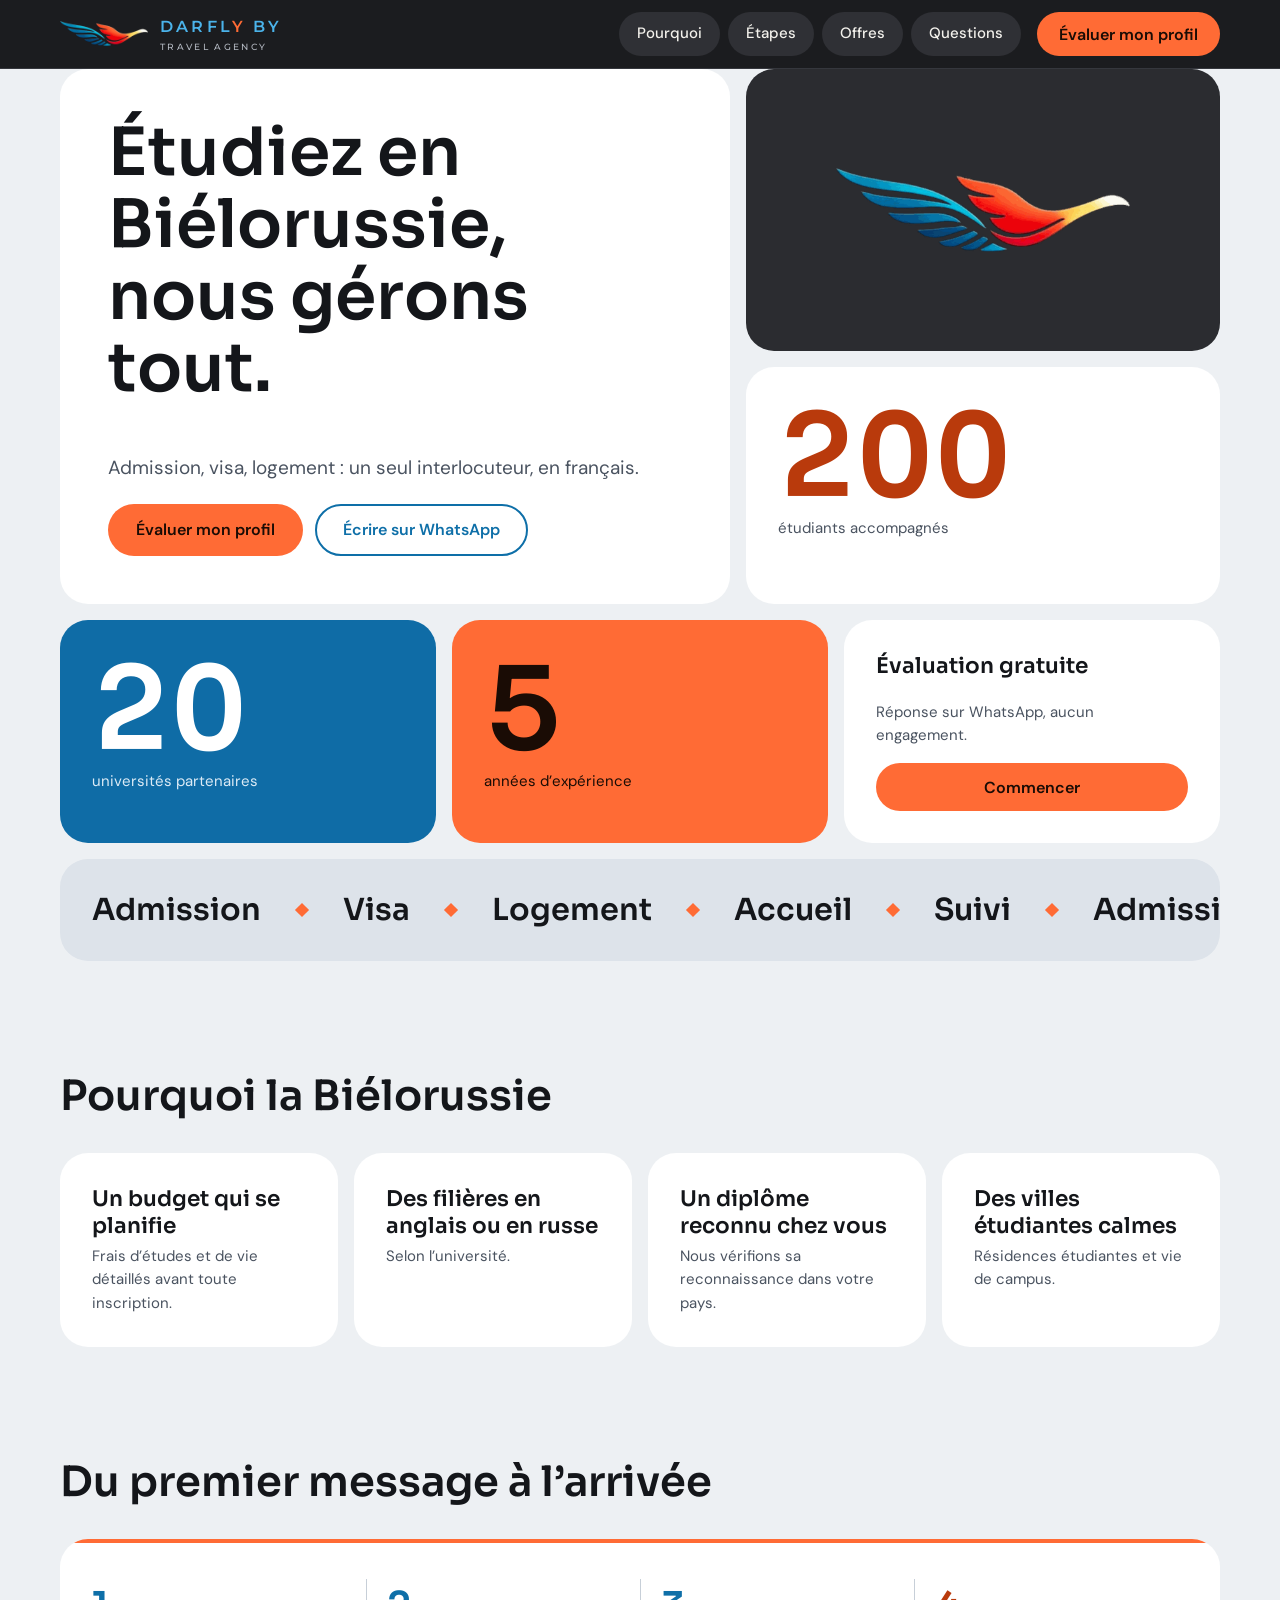
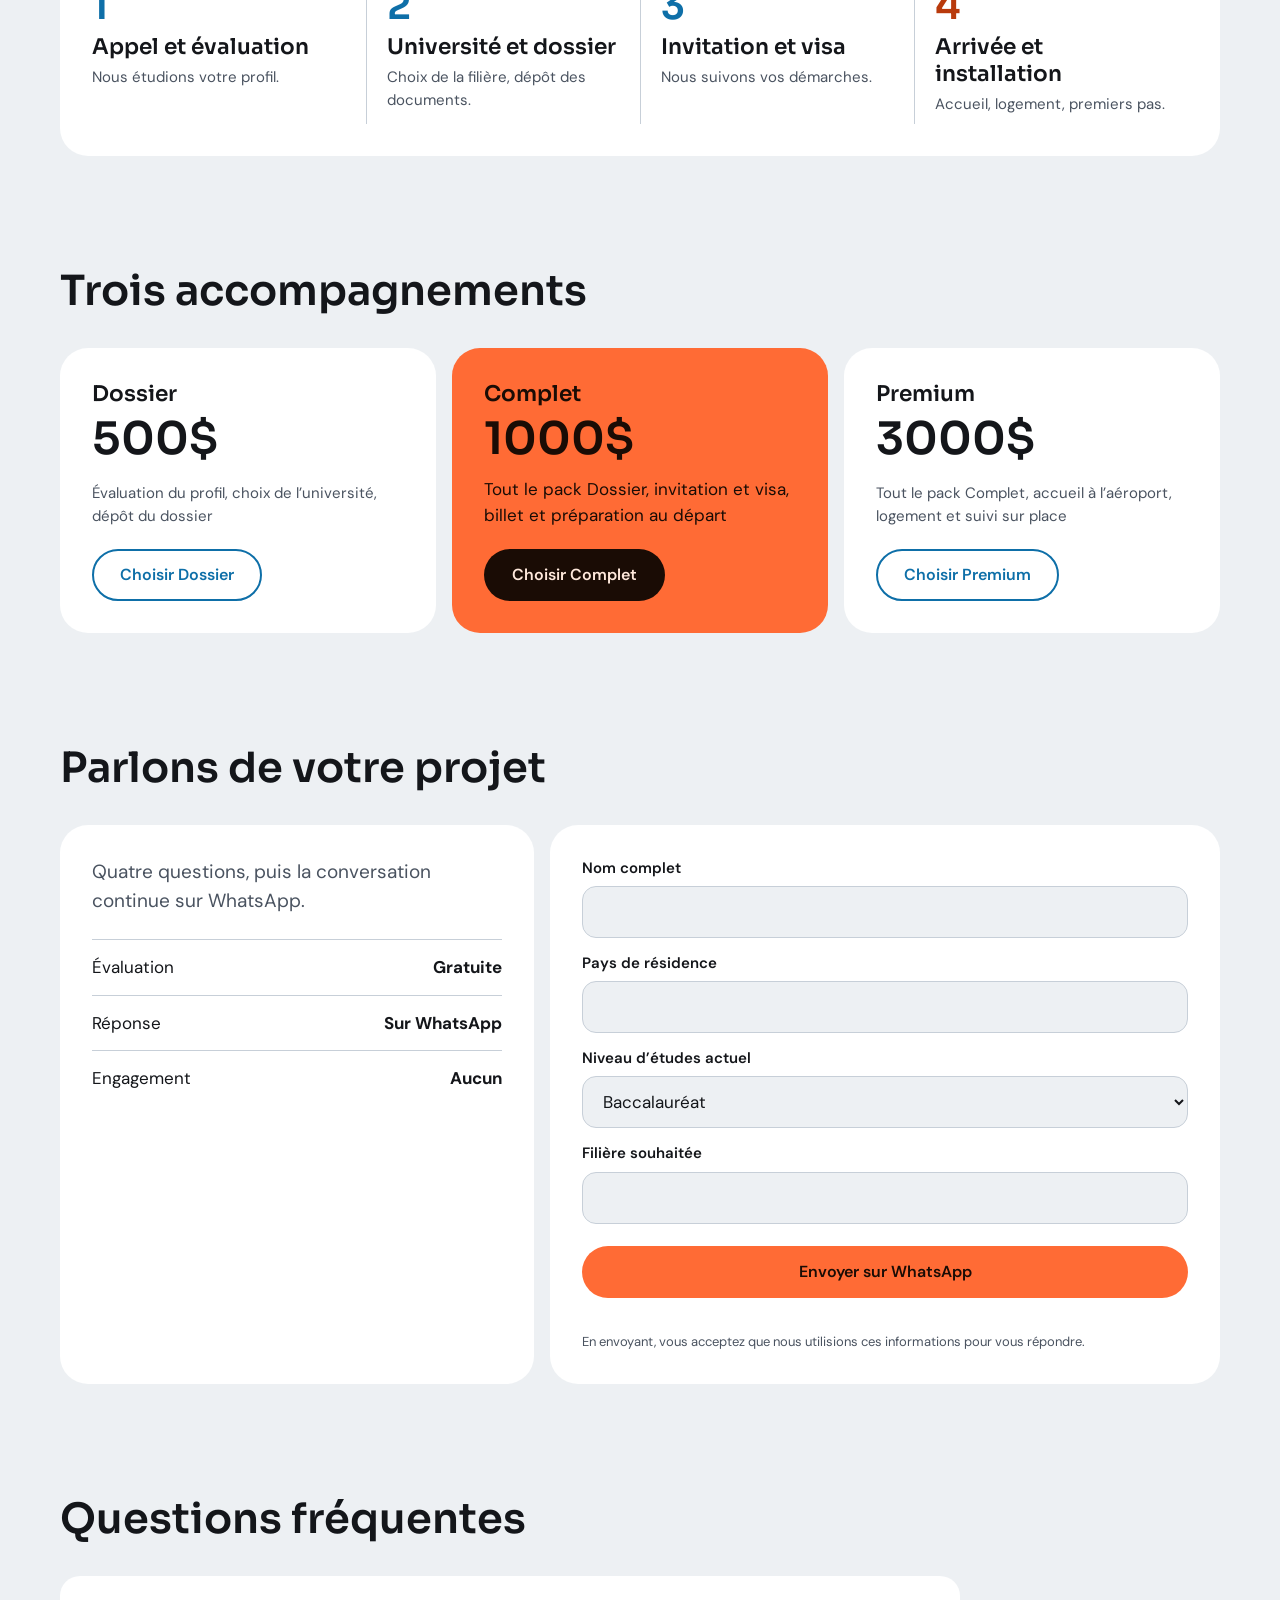
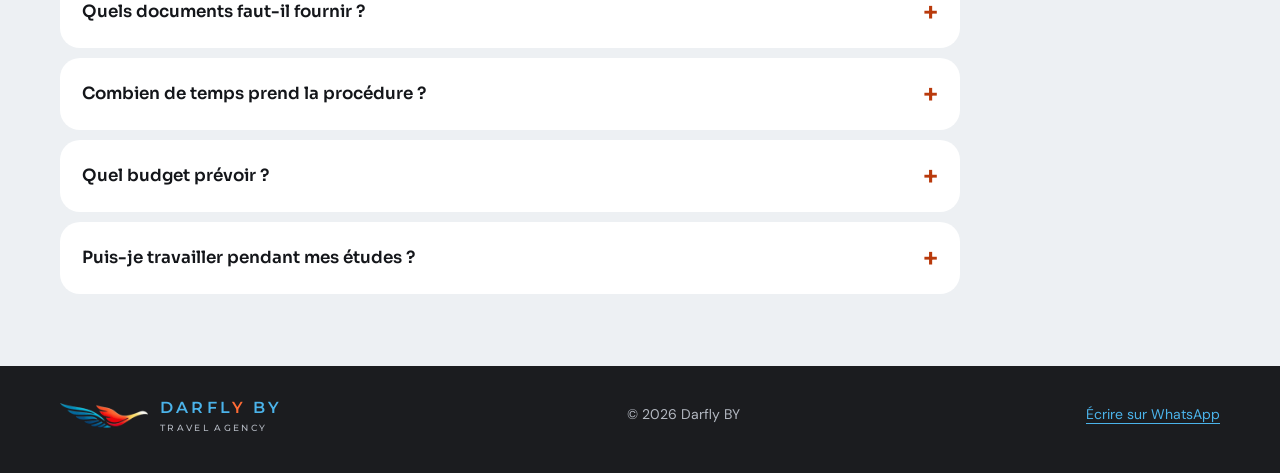
<file: index.html>
<!doctype html>
<html lang="fr">
<head>
<meta charset="utf-8">
<meta name="viewport" content="width=device-width, initial-scale=1, viewport-fit=cover">
<title>Darfly BY : étudier en Biélorussie, admission, visa et accompagnement</title>
<meta name="description" content="Darfly BY gère votre dossier pour étudier en Biélorussie : choix de l’université, admission, visa, logement et arrivée. Évaluation gratuite en français.">
<meta property="og:title" content="Darfly BY : étudier en Biélorussie">
<meta property="og:description" content="Admission, visa, logement : un seul interlocuteur, en français.">
<meta property="og:type" content="website">
<script>document.documentElement.className+=' js';setTimeout(function(){if(!window.__rv)document.documentElement.className+=' fs'},3000)</script>
<link rel="preconnect" href="https://fonts.googleapis.com">
<link rel="preconnect" href="https://fonts.gstatic.com" crossorigin>
<link href="https://fonts.googleapis.com/css2?family=DM+Sans:wght@400;500;600&family=Montserrat:wght@500;600&family=Sora:wght@600&display=swap" rel="stylesheet">
<link rel="stylesheet" href="style.css">

</head>
<body>
<a class="skip" href="#main">Aller au contenu</a>
<header class="hd"><div class="wrap bar">
<a class="lg" href="#top" aria-label="Darfly BY, accueil"><span class="mk" aria-hidden="true"></span><span class="lgt"><span class="lw">DARFL<i>Y</i> BY</span><span class="s">TRAVEL AGENCY</span></span></a>
<button id="mb" aria-label="Ouvrir le menu" aria-expanded="false" aria-controls="nav"><svg width="26" height="26" viewBox="0 0 24 24" fill="none" stroke="currentColor" stroke-width="2" stroke-linecap="round" aria-hidden="true"><path d="M4 7h16M4 12h16M4 17h16"/></svg></button>
<nav id="nav"><a href="#pourquoi">Pourquoi</a><a href="#etapes">Étapes</a><a href="#offres">Offres</a><a href="#faq">Questions</a><a class="pill or-b" href="#contact">Évaluer mon profil</a></nav>
</div></header>

<main id="main"><div class="wrap">
<div class="grid" id="top">
<section class="t hero-t">
<h1><span class="w" style="--i:0">Étudiez</span> <span class="w" style="--i:1">en</span> <span class="w" style="--i:2">Biélorussie,</span> <span class="w" style="--i:3">nous</span> <span class="w" style="--i:4">gérons</span> <span class="w" style="--i:5">tout.</span></h1>
<div class="hero-b">
<p class="lead">Admission, visa, logement : un seul interlocuteur, en français.</p>
<div class="acts"><a class="pill or-b" href="#contact">Évaluer mon profil</a><a class="pill gh wa" href="#contact">Écrire sur WhatsApp</a></div>
</div>
</section>
<div class="t logo-t"><span class="mk lg-big mark" role="img" aria-label="Logo Darfly BY"></span></div>
<div class="t n200"><b class="num ot" data-n="200">200</b><span class="lbl">étudiants accompagnés</span></div>
<div class="t blue n20"><b class="num" data-n="20">20</b><span class="lbl">universités partenaires</span></div>
<div class="t or n5"><b class="num" data-n="5">5</b><span class="lbl">années d’expérience</span></div>
<div class="t ev"><h3>Évaluation gratuite</h3><p class="lbl">Réponse sur WhatsApp, aucun engagement.</p><a class="pill or-b" href="#contact">Commencer</a></div>
<div class="t mq" aria-hidden="true"><div class="mqi"><div><span>Admission</span><i class="dm"></i><span>Visa</span><i class="dm"></i><span>Logement</span><i class="dm"></i><span>Accueil</span><i class="dm"></i><span>Suivi</span><i class="dm"></i></div><div><span>Admission</span><i class="dm"></i><span>Visa</span><i class="dm"></i><span>Logement</span><i class="dm"></i><span>Accueil</span><i class="dm"></i><span>Suivi</span><i class="dm"></i></div></div></div>
</div>

<section id="pourquoi"><h2 class="st">Pourquoi la Biélorussie</h2>
<div class="grid g4">
<div class="t"><h3>Un budget qui se planifie</h3><p class="lbl">Frais d’études et de vie détaillés avant toute inscription.</p></div>
<div class="t"><h3>Des filières en anglais ou en russe</h3><p class="lbl">Selon l’université.</p></div>
<div class="t"><h3>Un diplôme reconnu chez vous</h3><p class="lbl">Nous vérifions sa reconnaissance dans votre pays.</p></div>
<div class="t"><h3>Des villes étudiantes calmes</h3><p class="lbl">Résidences étudiantes et vie de campus.</p></div>
</div></section>

<section id="etapes"><h2 class="st">Du premier message à l’arrivée</h2>
<div class="t stt"><ol class="steps">
<li class="stp" style="--i:0"><b>1</b><h3>Appel et évaluation</h3><p class="lbl">Nous étudions votre profil.</p></li>
<li class="stp" style="--i:1"><b>2</b><h3>Université et dossier</h3><p class="lbl">Choix de la filière, dépôt des documents.</p></li>
<li class="stp" style="--i:2"><b>3</b><h3>Invitation et visa</h3><p class="lbl">Nous suivons vos démarches.</p></li>
<li class="stp" style="--i:3"><b class="o">4</b><h3>Arrivée et installation</h3><p class="lbl">Accueil, logement, premiers pas.</p></li>
</ol></div></section>

<section id="offres"><h2 class="st">Trois accompagnements</h2>
<div class="offers" id="offers">
<div class="t off"><h3>Dossier</h3><div class="pr">500$</div><p class="lbl">Évaluation du profil, choix de l’université, dépôt du dossier</p><button class="pill gh pick" type="button" data-o="Dossier (500$)">Choisir Dossier</button></div>
<div class="t off or"><h3>Complet</h3><div class="pr">1000$</div><p>Tout le pack Dossier, invitation et visa, billet et préparation au départ</p><button class="pill dkb pick" type="button" data-o="Complet (1000$)">Choisir Complet</button></div>
<div class="t off"><h3>Premium</h3><div class="pr">3000$</div><p class="lbl">Tout le pack Complet, accueil à l’aéroport, logement et suivi sur place</p><button class="pill gh pick" type="button" data-o="Premium (3000$)">Choisir Premium</button></div>
</div>
<div class="dots" aria-hidden="true"><span class="on"></span><span></span><span></span></div>
</section>

<section id="contact"><h2 class="st">Parlons de votre projet</h2>
<div class="grid g2">
<div class="t"><p class="lead" style="margin:0">Quatre questions, puis la conversation continue sur WhatsApp.</p>
<div class="facts"><div><span>Évaluation</span><b>Gratuite</b></div><div><span>Réponse</span><b>Sur WhatsApp</b></div><div><span>Engagement</span><b>Aucun</b></div></div></div>
<div class="t">
<label for="n">Nom complet</label><input class="in" id="n" type="text" autocomplete="name" aria-describedby="st">
<label for="p">Pays de résidence</label><input class="in" id="p" type="text" autocomplete="country-name" aria-describedby="st">
<label for="l">Niveau d’études actuel</label>
<select class="in" id="l"><option>Baccalauréat</option><option>Licence</option><option>Master</option></select>
<label for="f">Filière souhaitée</label><input class="in" id="f" type="text" aria-describedby="st">
<p id="of" class="lbl" hidden></p>
<button class="pill or-b send" id="go" type="button">Envoyer sur WhatsApp</button>
<p id="st" role="status" class="lbl"></p>
<p class="lbl small">En envoyant, vous acceptez que nous utilisions ces informations pour vous répondre.</p>
</div></div></section>

<section id="faq"><h2 class="st">Questions fréquentes</h2><div class="faq">
<details><summary>Quels documents faut-il fournir ?</summary><p class="lbl">La liste dépend de votre pays et de la filière. Nous vous la remettons après l’évaluation.</p></details>
<details><summary>Combien de temps prend la procédure ?</summary><p class="lbl">Cela varie selon l’université. Vous avez un calendrier clair dès l’évaluation.</p></details>
<details><summary>Quel budget prévoir ?</summary><p class="lbl">Nos accompagnements coûtent 500$, 1000$ ou 3000$. Les frais d’université et de vie sont détaillés lors de l’appel.</p></details>
<details><summary>Puis-je travailler pendant mes études ?</summary><p class="lbl">Les règles dépendent de votre statut. Nous vous renseignons selon votre dossier.</p></details>
</div></section>
</div></main>

<footer class="hd ft"><div class="wrap"><a class="lg" href="#top" aria-label="Darfly BY, accueil"><span class="mk" aria-hidden="true"></span><span class="lgt"><span class="lw">DARFL<i>Y</i> BY</span><span class="s">TRAVEL AGENCY</span></span></a><span>© <span id="yr"></span> Darfly BY</span><a class="wa" href="#contact">Écrire sur WhatsApp</a></div></footer>
<div class="dock" id="dock"><a class="pill or-b wa" href="#contact">Écrire sur WhatsApp</a></div>
<script src="script.js"></script>
</body>
</html>
</file>
<file: style.css>
/* Darfly BY, modèle B : mosaïque sombre. Thème sombre par défaut (comme le logo), clair si l'appareil le demande. */
:root{--bg:#222326;--tile:#2F3035;--tile2:#3A3C42;--ink:#F3F1EC;--mut:#B3B8C1;--line:#44474F;--blue:#0F6CA6;--sky:#4BB3EA;--or:#FF6B35;--ot:#FF6B35;--dk:#1A0C05;--hd:#1B1C1F;--hdink:#F3F1EC;--lt:#4BB3EA;--ly:#FF6B35;--ease:cubic-bezier(.2,.7,.2,1);--f-h:Sora,system-ui,sans-serif;--f-b:'DM Sans',system-ui,sans-serif;color-scheme:dark}
@media (prefers-color-scheme:light){:root:not([data-theme="dark"]){--bg:#EDF0F3;--tile:#FFFFFF;--tile2:#DDE3EA;--ink:#14161A;--mut:#4A5360;--line:#C7CFD8;--sky:#0E6FA8;--ot:#B93A0C;color-scheme:light}}
:root[data-theme="light"]{--bg:#EDF0F3;--tile:#FFFFFF;--tile2:#DDE3EA;--ink:#14161A;--mut:#4A5360;--line:#C7CFD8;--sky:#0E6FA8;--ot:#B93A0C;color-scheme:light}
:root{box-sizing:border-box;padding-top:env(safe-area-inset-top,0px);padding-bottom:env(safe-area-inset-bottom,0px)}
html{scroll-behavior:smooth;scroll-padding-top:calc(env(safe-area-inset-top,0px) + 84px);overflow-x:clip}
*,*::before,*::after{box-sizing:inherit}
body{margin:0;overflow-x:clip;background:var(--bg);color:var(--ink);font:400 17px/1.55 var(--f-b)}
body::before{content:"";position:fixed;inset:0 0 auto;height:env(safe-area-inset-top,0px);background:var(--hd);z-index:30}
h1,h2,h3{font-family:var(--f-h);font-weight:600;margin:0;color:inherit;overflow-wrap:break-word;min-width:0}
p{margin:0}
a{color:inherit;text-decoration:none}
a:focus-visible,button:focus-visible,.in:focus-visible,summary:focus-visible{outline:3px solid var(--sky);outline-offset:3px}
.skip{position:absolute;left:12px;top:-80px;z-index:40;background:var(--ink);color:var(--bg);padding:12px 16px;border-radius:12px}
.skip:focus{top:8px}
.wrap{max-width:1240px;margin:0 auto;padding:0 12px}
.mk{display:block;background:url(assets/logo.png) center/contain no-repeat;aspect-ratio:3.5/1}
.hd{background:var(--hd);color:var(--hdink)}
header.hd{position:sticky;top:env(safe-area-inset-top,0px);z-index:31;border-bottom:1px solid #35373D}
.bar{display:flex;align-items:center;justify-content:space-between;min-height:68px}
.lg{display:flex;align-items:center;gap:12px;line-height:1}
.lg .mk{width:88px}
.lgt{display:flex;flex-direction:column;gap:5px}
.lgt .lw{font:600 16px Montserrat,sans-serif;letter-spacing:.2em;color:var(--lt)}
.lgt i{font-style:normal;color:var(--ly)}
.lgt .s{font:500 9px Montserrat,sans-serif;letter-spacing:.26em;color:#B3B8C1}
#mb{width:48px;height:48px;border:0;background:transparent;color:var(--hdink);cursor:pointer;margin-right:-10px}
nav{display:none;position:absolute;left:0;right:0;top:100%;flex-direction:column;background:var(--hd);padding:8px 12px 20px;border-bottom:1px solid #35373D}
nav.open{display:flex}
nav a:not(.pill){padding:16px 4px;border-bottom:1px solid #35373D;font-weight:500}
nav .pill{margin-top:16px}
.pill{display:inline-flex;align-items:center;justify-content:center;min-height:52px;padding:0 26px;border-radius:999px;border:2px solid transparent;font:600 16px var(--f-b);cursor:pointer;white-space:nowrap;transition:transform .25s var(--ease),background-color .25s,color .25s,border-color .25s}
.pill:hover{transform:translateY(-2px)}
.pill:active{transform:translateY(0) scale(.98)}
.or-b{background:var(--or);color:var(--dk)}
.or-b:hover{background:#FF8458}
.gh{border-color:var(--sky);color:var(--sky);background:transparent}
.gh:hover{background:var(--sky);color:#0B1218}
.dkb{background:var(--dk);color:#FFE9DC}
.pill:disabled{opacity:.55;cursor:not-allowed}
.grid{display:grid;grid-template-columns:repeat(2,minmax(0,1fr));gap:12px}
.t{position:relative;background:var(--tile);border-radius:24px;padding:20px;overflow:hidden;transition:translate .3s var(--ease),box-shadow .3s}
.t:hover{translate:0 -4px;box-shadow:0 14px 30px rgba(0,0,0,.18)}
.blue{background:var(--blue);color:#fff}
.or{background:var(--or);color:var(--dk)}
.lbl{color:var(--mut);font-size:15px;margin-top:6px}
.blue .lbl{color:#DCEBF6}.or .lbl{color:var(--dk)}
.small{font-size:13px}
.hero-t,.logo-t,.mq{grid-column:1/-1}
.hero-t{padding:28px 22px;display:flex;flex-direction:column;justify-content:space-between;gap:28px}
.hero-t h1{font-size:clamp(2.1rem,9vw,2.7rem);line-height:1.08}
.w{display:inline-block;animation:rise .8s var(--ease) both;animation-delay:calc(var(--i)*80ms + 150ms)}
@keyframes rise{from{opacity:0;transform:translateY(.6em)}}
.hero-b{animation:rise .9s var(--ease) .75s both}
.lead{font-size:19px;color:var(--mut);max-width:28em}
.acts{display:flex;flex-direction:column;gap:12px;margin-top:22px}
.logo-t{background:#2B2C30;display:grid;place-items:center;min-height:170px}
.mark{width:min(72%,380px);animation:float 6s ease-in-out infinite}
@keyframes float{50%{transform:translateY(-8px) rotate(-1.5deg)}}
.num{display:block;font:600 clamp(3rem,10vw,4.5rem)/1 var(--f-h);font-variant-numeric:tabular-nums}
.ot{color:var(--ot)}
.ev{display:flex;flex-direction:column;justify-content:space-between;gap:16px}
.ev h3{font-size:1.15rem;line-height:1.2}
.ev .pill{min-height:48px;padding:0 18px}
.mq{padding:18px 0;background:var(--tile2)}
.mqi{display:flex;width:max-content;animation:mq 32s linear infinite}
.mqi>div{display:flex;align-items:center;gap:36px;padding-right:36px;font:600 clamp(1.3rem,3vw,1.9rem) var(--f-h)}
.dm{width:10px;height:10px;background:var(--or);transform:rotate(45deg);flex:none}
@keyframes mq{to{transform:translateX(-50%)}}
.mq:hover .mqi{animation-play-state:paused}
.st{font-size:clamp(1.6rem,5vw,2.6rem);line-height:1.15;margin:56px 6px 20px}
.t h3{font-size:1.1rem;line-height:1.25}
.steps{list-style:none;margin:0;padding:8px 0 0}
.stp{padding:18px 0;border-top:1px solid var(--line)}
.stp:first-child{border-top:0}
.stp b{display:block;font:600 2.4rem/1 var(--f-h);color:var(--sky);margin-bottom:8px}
.stp b.o{color:var(--ot)}
.stt::before{content:"";position:absolute;left:0;top:0;height:4px;width:100%;background:var(--or)}
.offers{display:flex;gap:12px;overflow-x:auto;scroll-snap-type:x mandatory;margin:0 -12px;padding:4px 12px 12px;scrollbar-width:none}
.offers::-webkit-scrollbar{display:none}
.off{flex:0 0 min(80%,310px);scroll-snap-align:center;display:flex;flex-direction:column;align-items:flex-start;padding:26px}
.off h3{font-size:1.5rem}
.pr{font:600 2.8rem/1 var(--f-h);margin:10px 0 14px}
.off .lbl,.off p{flex:1;margin-bottom:20px}
.dots{display:flex;gap:8px;justify-content:center;margin-top:12px}
.dots span{width:6px;height:6px;border-radius:3px;background:var(--line);transition:width .3s var(--ease),background-color .3s}
.dots .on{width:24px;background:var(--or)}
.g2{grid-template-columns:minmax(0,1fr)}
.facts{margin-top:24px}
.facts div{display:flex;justify-content:space-between;padding:14px 0;border-top:1px solid var(--line)}
label{display:block;font-weight:600;font-size:15px;margin:14px 0 6px}
.t>label:first-child{margin-top:0}
.in{width:100%;min-height:52px;border:1px solid var(--line);border-radius:14px;padding:0 16px;font:17px var(--f-b);background:var(--bg);color:var(--ink);transition:border-color .2s}
.in:hover,.in:focus{border-color:var(--sky)}
.in[aria-invalid="true"]{border:2px solid #FF8A8A}
.send{width:100%;margin-top:22px}
#st{min-height:22px}
.faq details{background:var(--tile);border-radius:20px;padding:20px 22px;margin-bottom:10px}
summary{font:600 1.05rem var(--f-h);cursor:pointer;list-style:none;display:flex;justify-content:space-between;align-items:center;gap:16px;min-height:28px}
summary::-webkit-details-marker{display:none}
summary::after{content:"+";font-size:1.6rem;color:var(--ot);transition:transform .25s var(--ease)}
details[open] summary::after{transform:rotate(45deg)}
details p{margin-top:12px}
details[open] p{animation:rise .4s var(--ease)}
.ft{margin-top:72px;padding:32px 0 120px;font-size:14px;color:#B3B8C1}
.ft .wrap{display:flex;flex-direction:column;gap:20px;align-items:flex-start}
.ft a.wa{color:#4BB3EA;text-decoration:underline;text-underline-offset:4px}
.dock{position:fixed;left:0;right:0;bottom:0;z-index:35;padding:12px 16px calc(12px + env(safe-area-inset-bottom,0px));background:var(--hd);border-top:1px solid #35373D}
.dock .pill{width:100%}
.js .dock{transform:translateY(110%);transition:transform .5s var(--ease)}
.js .dock.show{transform:none}
.js .rv{opacity:0;transform:translateY(26px) scale(.985);transition:opacity .8s var(--ease),transform .8s var(--ease),translate .3s var(--ease),box-shadow .3s}
.js .rv.shown,.js.fs .rv{opacity:1;transform:none}
.js .stt::before{transform:scaleX(0);transform-origin:left;transition:transform 1.5s var(--ease) .3s}
.js .stt.shown::before{transform:none}
.js .stp b{opacity:0;transform:scale(.5);transition:opacity .5s calc(var(--i)*.15s + .4s),transform .6s var(--ease) calc(var(--i)*.15s + .4s)}
.js .stt.shown .stp b,.js.fs .stp b{opacity:1;transform:none}
@media (min-width:40rem){
 .wrap{padding:0 24px}
 .acts{flex-direction:row;flex-wrap:wrap}
 .steps{display:grid;grid-template-columns:repeat(4,minmax(0,1fr))}
 .stp{border-top:0;border-left:1px solid var(--line);padding:8px 20px}
 .stp:first-child{border-left:0;padding-left:0}
 .g4{grid-template-columns:repeat(4,minmax(0,1fr))}
}
@media (min-width:56rem){
 .offers{display:grid;grid-template-columns:repeat(3,minmax(0,1fr));overflow:visible;margin:0;padding:0;gap:16px}
 .off{flex:initial}
 .dots,.dock{display:none}
 .ft{padding-bottom:40px}
 .ft .wrap{flex-direction:row;justify-content:space-between;align-items:center}
}
@media (min-width:64rem){
 .wrap{padding:0 40px}
 #mb{display:none}
 nav{display:flex;position:static;flex-direction:row;align-items:center;gap:8px;background:none;padding:0;border:0}
 nav a:not(.pill){padding:10px 18px;border:0;border-radius:999px;background:#2F3035;font-size:15px;transition:background-color .2s}
 nav a:not(.pill):hover{background:#3A3C42}
 nav .pill{margin:0 0 0 8px;min-height:44px;padding:0 20px}
 .grid{grid-template-columns:repeat(12,minmax(0,1fr));gap:16px}
 .g4{grid-template-columns:repeat(4,minmax(0,1fr))}
 .t{padding:32px;border-radius:28px}
 .hero-t{grid-column:1/8;grid-row:1/3;padding:48px;gap:48px}
 .hero-t h1{font-size:clamp(3rem,5.2vw,4.5rem)}
 .logo-t{grid-column:8/13;grid-row:1;min-height:250px}
 .n200{grid-column:8/13;grid-row:2}
 .n20{grid-column:1/5}.n5{grid-column:5/9}.ev{grid-column:9/13}
 .num{font-size:clamp(4rem,9vw,7.5rem)}
 .st{margin:112px 0 32px}
 .g2{grid-template-columns:repeat(12,minmax(0,1fr))}
 .g2>:first-child{grid-column:span 5}.g2>:last-child{grid-column:span 7}
 .t h3{font-size:1.35rem}
 .faq{max-width:900px}
}
@media (hover:none){.t:hover{translate:none;box-shadow:none}}
@media (prefers-reduced-motion:reduce){*,*::before,*::after{animation:none!important;transition:none!important;scroll-behavior:auto!important}.js .rv,.js .stp b,.js .dock{opacity:1;transform:none}.js .stt::before{transform:none}}
</file>
